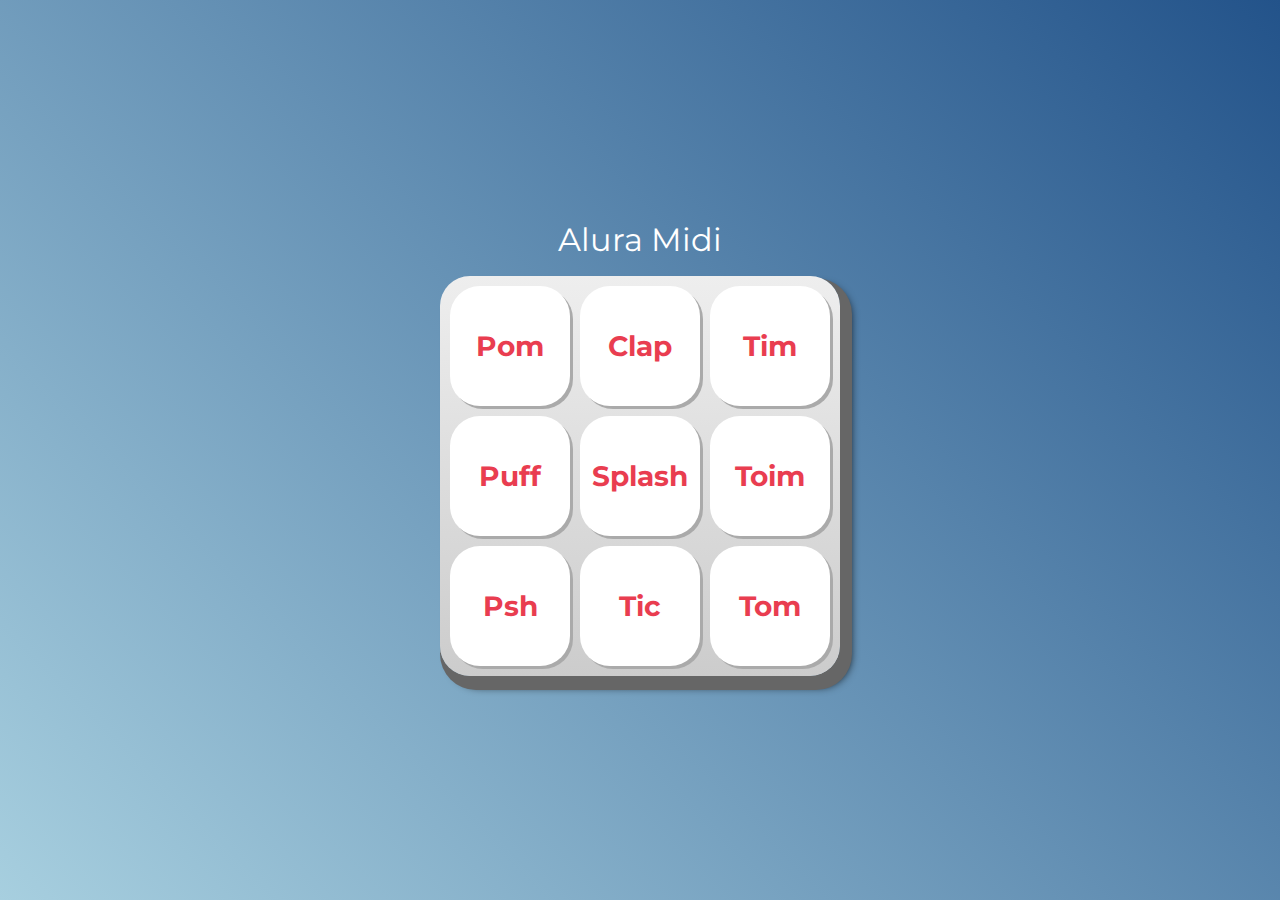
<file: aluramidi/index.html>
<!DOCTYPE html>
<html lang="pt-BR">
<head>
    <meta charset="UTF-8">
    <meta http-equiv="X-UA-Compatible" content="IE=edge">
    <meta name="viewport" content="width=device-width, initial-scale=1.0">

    <title>Alura MIDI</title>

    <link rel="preconnect" href="https://fonts.googleapis.com">
    <link rel="preconnect" href="https://fonts.gstatic.com" crossorigin>
    <link href="https://fonts.googleapis.com/css2?family=Montserrat:wght@500;600&display=swap" rel="stylesheet">

    <link rel="icon" type="image/png" href="images/bateria.png">
    <link rel="stylesheet" href="css/reset.css">
    <link rel="stylesheet" href="css/estilos.css">

    <script src="main.js"></script>
</head>
<body>

    <h1>Alura Midi</h1>

    <section class="teclado">
        <button class="tecla tecla_pom">Pom</button>
        <button class="tecla tecla_clap">Clap</button>
        <button class="tecla tecla_tim">Tim</button>

        <button class="tecla tecla_puff">Puff</button>
        <button class="tecla tecla_splash">Splash</button>
        <button class="tecla tecla_toim">Toim</button>

        <button class="tecla tecla_psh">Psh</button>
        <button class="tecla tecla_tic">Tic</button>
        <button class="tecla tecla_tom">Tom</button>
    </section>

    <audio src="sounds/keyq.wav" id="som_tecla_pom"></audio>
    <audio src="sounds/keyw.wav" id="som_tecla_clap"></audio>
    <audio src="sounds/keye.wav" id="som_tecla_tim"></audio>
    <audio src="sounds/keya.wav" id="som_tecla_puff"></audio>
    <audio src="sounds/keys.wav" id="som_tecla_splash"></audio>
    <audio src="sounds/keyd.wav" id="som_tecla_toim"></audio>
    <audio src="sounds/keyz.wav" id="som_tecla_psh"></audio>
    <audio src="sounds/keyx.wav" id="som_tecla_tic"></audio>
    <audio src="sounds/keyc.wav" id="som_tecla_tom"></audio>

</body>
</html>
</file>
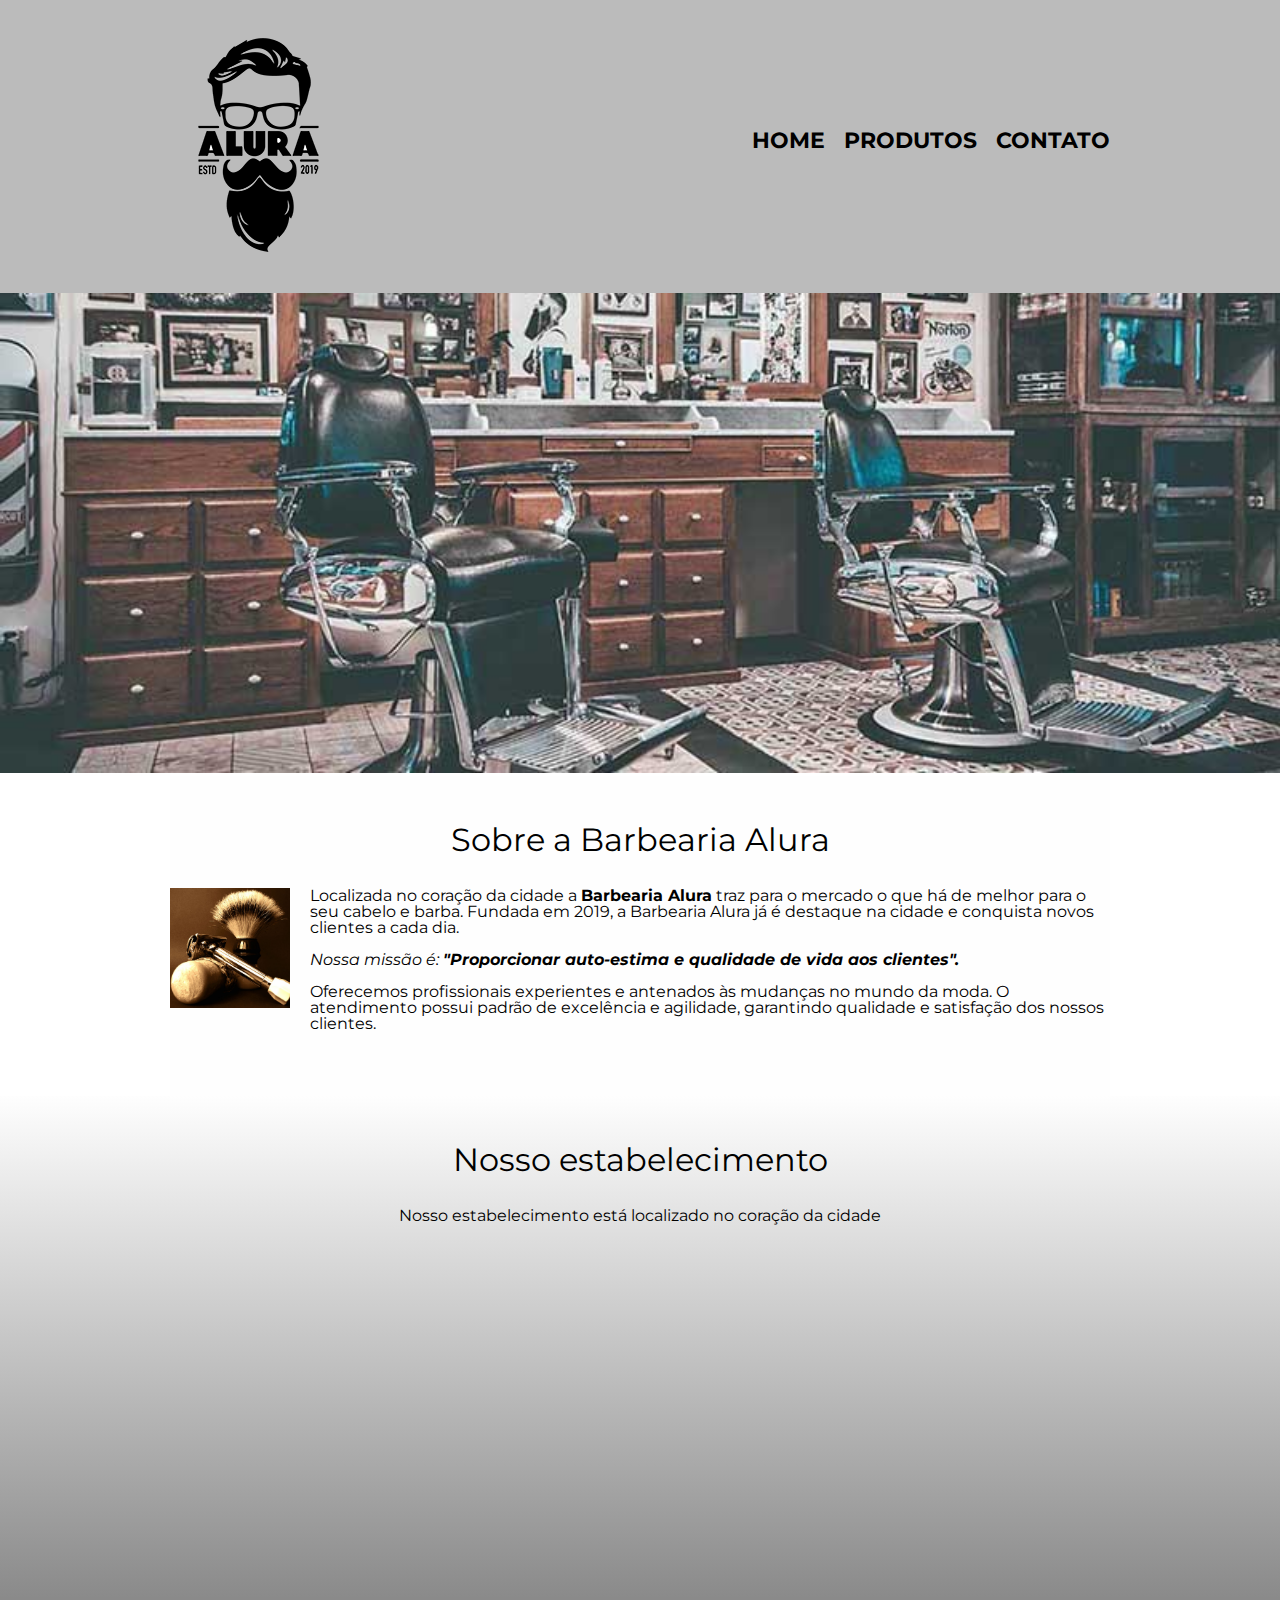
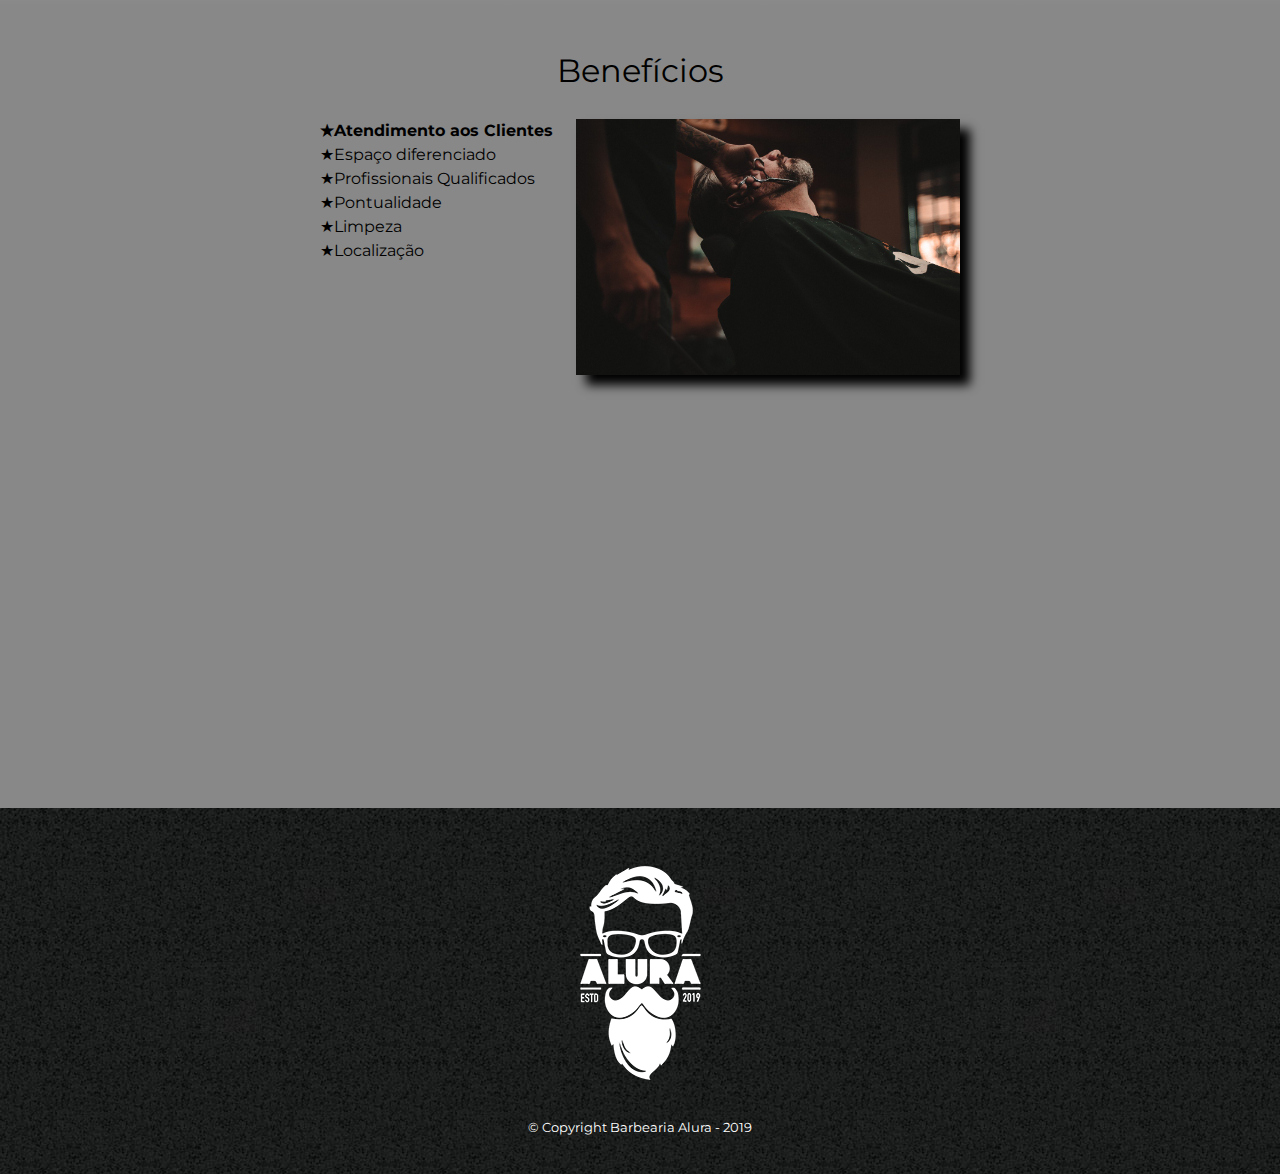
<file: barbearia_alura_html/index.html>
<!DOCTYPE html>
<html lang="pt-br">
	<head>
		<meta charset="UTF-8">
		<meta name="viewport" content="width=device-width">
		<title>Barbearia Alura</title>
		<link rel="stylesheet" href="reset.css">
		<link rel="stylesheet" href="style.css">
		<link rel="preconnect" href="https://fonts.googleapis.com">
		<link rel="preconnect" href="https://fonts.gstatic.com" crossorigin>
		<link rel="stylesheet" href="https://fonts.googleapis.com/css2?family=Montserrat&display=swap">
	</head>
	<body>
		<header>
			<div class="caixa">
				<h1><img src="logo.png"></h1>
				<nav>
					<ul>
						<li><a href="index.html">Home</a></li>
						<li><a href="produtos.html">Produtos</a></li>
						<li><a href="contato.html">Contato</a></li>
					</ul>
				</nav>
			</div>
		</header>
		<img class="banner" src="banner.jpg">
		<main>
			<section class="principal">
				<h2 class="titulo-principal">Sobre a Barbearia Alura</h2>
				<img class="utensilios" src="utensilios.jpg" alt="Utensílios de barbeiro">

				<p>Localizada no coração da cidade a <strong>Barbearia Alura</strong> traz para o mercado o que há de melhor para o seu cabelo e barba. Fundada em 2019, a Barbearia Alura já é destaque na cidade e conquista novos clientes a cada dia.</p>

				<p id="missao"><em>Nossa missão é: <strong>"Proporcionar auto-estima e qualidade de vida aos clientes".</strong></em></p>

				<p>Oferecemos profissionais experientes e antenados às mudanças no mundo da moda. O atendimento possui padrão de excelência e agilidade, garantindo qualidade e satisfação dos nossos clientes.</p>
			</section>
			<section class="mapa">
				<h3 class="titulo-principal">Nosso estabelecimento</h3>
				<p>Nosso estabelecimento está localizado no coração da cidade</p>
				<div class="conteudo-mapa">
					<iframe src="https://www.google.com/maps/embed?pb=!1m18!1m12!1m3!1d3729.7503065264737!2d-49.386011086010605!3d-20.801387186122!2m3!1f0!2f0!3f0!3m2!1i1024!2i768!4f13.1!3m3!1m2!1s0x94bdad4042d00267%3A0xee2a412a087afa38!2sBauhaus%20Barbearia!5e0!3m2!1spt-BR!2sbr!4v1648991275443!5m2!1spt-BR!2sbr" width="100%" height="300" style="border:0;" allowfullscreen="" loading="lazy" referrerpolicy="no-referrer-when-downgrade"></iframe>
				</div>
			</section>
			<section class="beneficios">
				<h3 class="titulo-principal">Benefícios</h3>
				<div class="conteudo-beneficios">
					<ul class="lista-beneficios">
						<li class="itens">Atendimento aos Clientes</li>
						<li class="itens">Espaço diferenciado</li>
						<li class="itens">Profissionais Qualificados</li>
						<li class="itens">Pontualidade</li>
						<li class="itens">Limpeza</li>
						<li class="itens">Localização</li>
					</ul><img src="beneficios.jpg" class="imagem-beneficios">
				</div>
				<div class="video">
					<iframe width="100%" height="315" src="https://www.youtube.com/embed/wcVVXUV0YUY" title="YouTube video player" frameborder="0" allow="accelerometer; autoplay; clipboard-write; encrypted-media; gyroscope; picture-in-picture" allowfullscreen></iframe>
				</div>
			</section>
		</main>
		<footer>
			<img src="logo-branco.png">
			<p class="copyright">&copy; Copyright Barbearia Alura - 2019</p>
		</footer>
	</body>
</html>
</file>
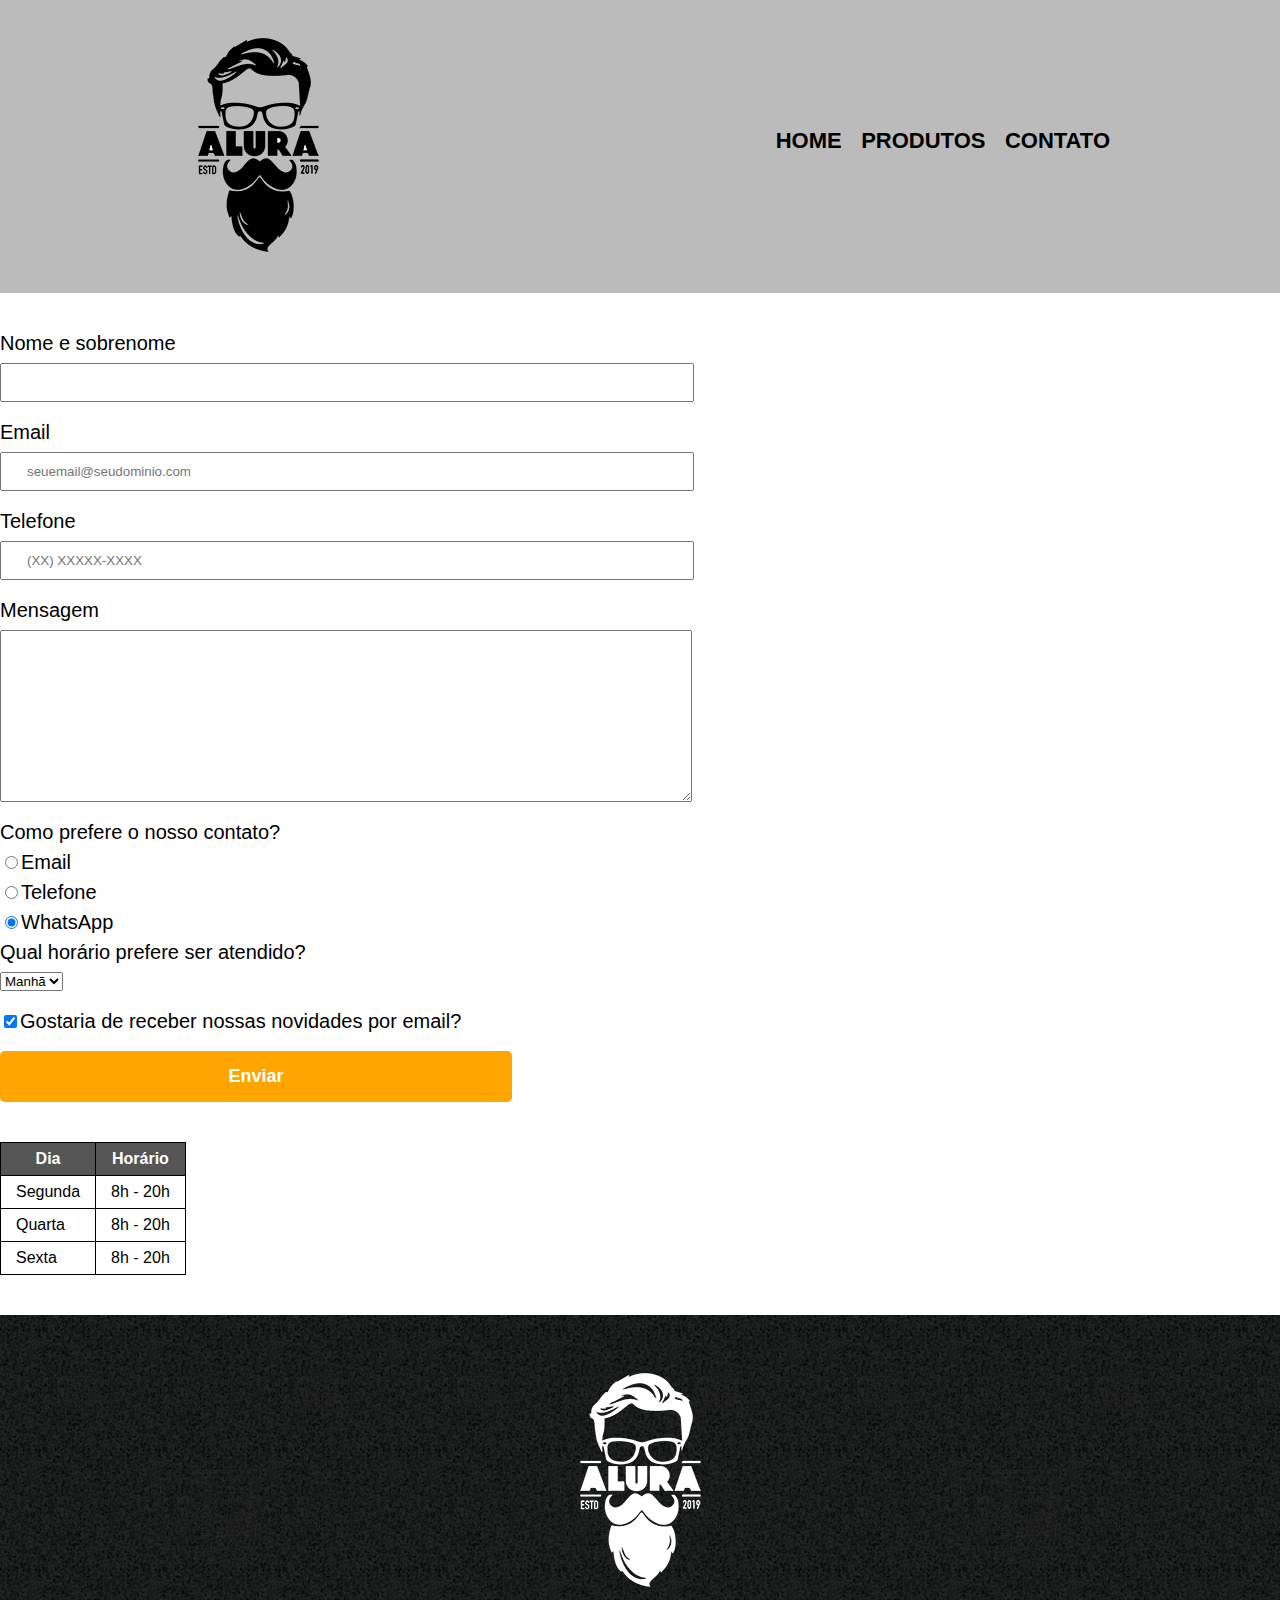
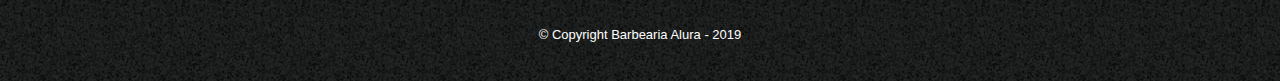
<file: barbearia_alura_html/contato.html>
<!DOCTYPE html>
<html>
	<head>
		<meta charset="UTF-8">
		<title>Contato - Barbearia Alura</title>
		<link rel="stylesheet" href="reset.css">
		<link rel="stylesheet" href="style.css">
	</head>	
	<body>
		<header>
			<div class="caixa">
				<h1><img src="logo.png" alt="logo da Barbearia Alura"></h1>
				<nav>
					<ul>
						<li><a href="index.html">Home</a></li>
						<li><a href="produtos.html">Produtos</a></li>
						<li><a href="contato.html">Contato</a></li>
					</ul>
				</nav>
			</div>
		</header>
		<main>
			<form>
				<label for="nomesobrenome">Nome e sobrenome</label>
				<input type="text" id="nomesobrenome" class="input-padrao" required>

				<label for="email">Email</label>
				<input type="email" id="email" class="input-padrao" required placeholder="seuemail@seudominio.com">

				<label for="telefone">Telefone</label>
				<input type="tel" id="telefone" class="input-padrao" required placeholder="(XX) XXXXX-XXXX">

				<label for="mensagem">Mensagem</label>
				<textarea cols="30" rows="10" id="mensagem" class="input-padrao" required></textarea>

				<fieldset>
					<legend>Como prefere o nosso contato?</legend>

					<label for="radio-email"><input type="radio" name="contato" value="email" id="radio-email">Email</label>
					

					<label for="radio-telefone"><input type="radio" name="contato" value="telefone" id="radio-telefone">Telefone</label>
					

					<label for="radio-whatsapp"><input type="radio" name="contato" value="whatsapp" id="radio-whatsapp" checked>WhatsApp</label>
					
				</fieldset>

				<fieldset>
					<legend>Qual horário prefere ser atendido?</legend>
					<select>
						<option>Manhã</option>
						<option>Tarde</option>
						<option>Noite</option>
					</select>
				</fieldset>	
				<label class="checkbox"><input type="checkbox" checked>Gostaria de receber nossas novidades por email?</label>

				<input type="submit" value="Enviar" class="enviar">
			</form>

			<table>
				<thead>
					<tr>
						<th>Dia</th>
						<th>Horário</th>
					</tr>
				</thead>
				<tbody>
					<tr>
						<td>Segunda</td>
						<td>8h - 20h</td>
					</tr>
					<tr>
						<td>Quarta</td>
						<td>8h - 20h</td>
					</tr>
					<tr>
						<td>Sexta</td>
						<td>8h - 20h</td>
					</tr>
				</tbody>
			</table>
		</main>
		<footer>
			<img src="logo-branco.png" alt="logo da Barbearia Alura">
			<p class="copyright">&copy; Copyright Barbearia Alura - 2019</p>
		</footer>
	</body>
</html>
</file>
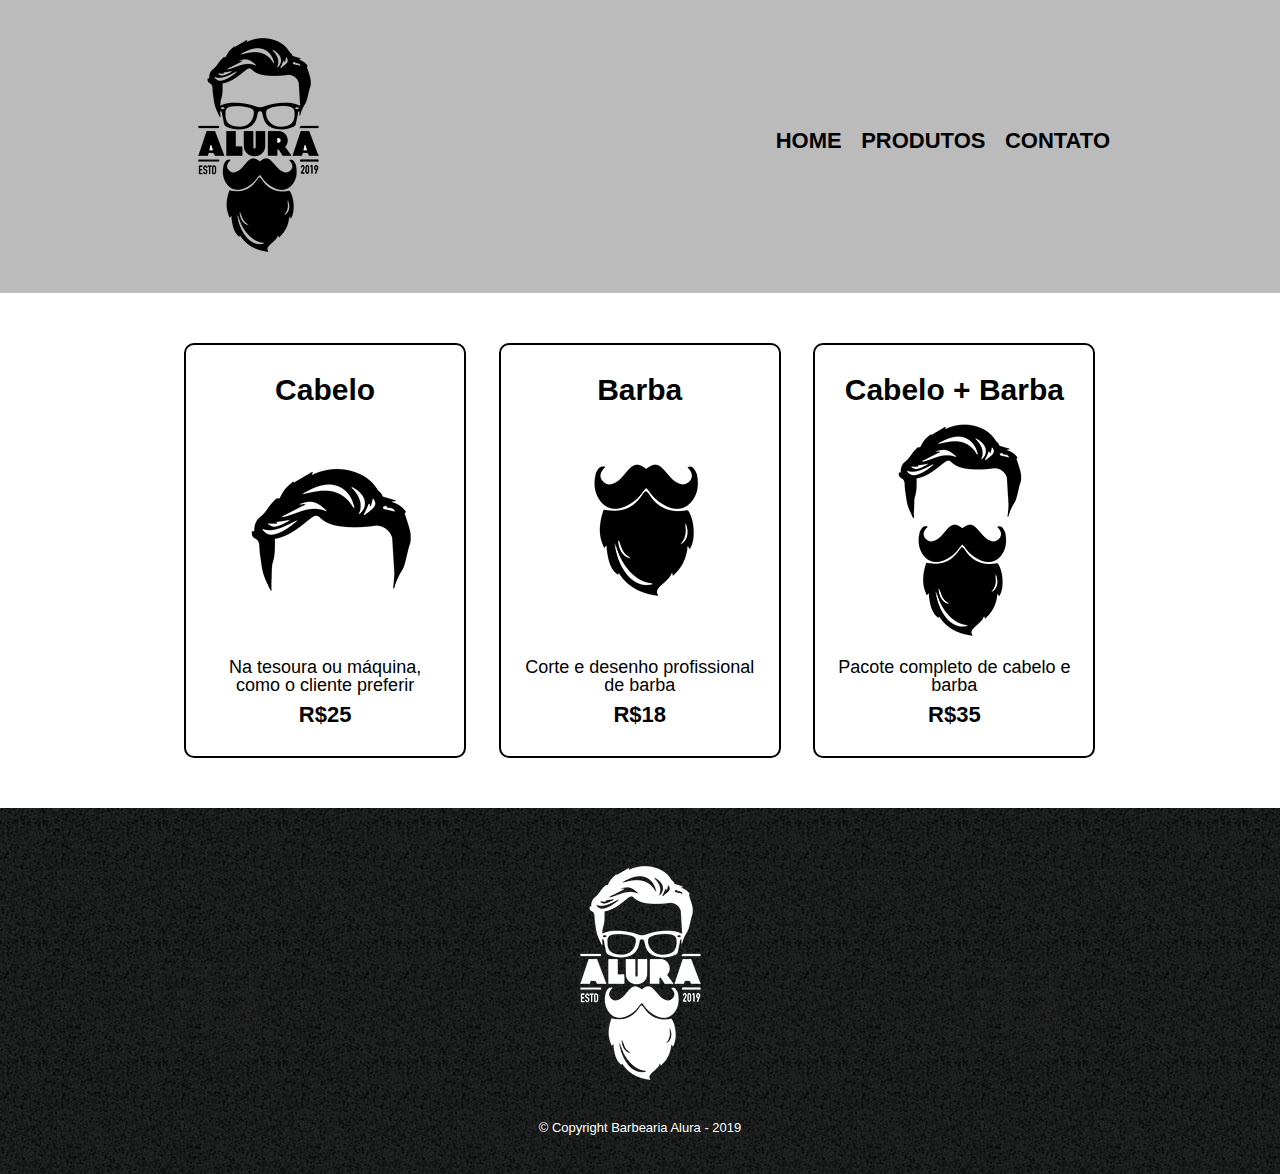
<file: barbearia_alura_html/produtos.html>
<!DOCTYPE html>
<html>
	<head>
		<meta charset="UTF-8">
		<title>Produtos - Barbearia Alura</title>
		<link rel="stylesheet" href="reset.css">
		<link rel="stylesheet" href="style.css">
	</head>	
	<body>
		<header>
			<div class="caixa">
				<h1><img src="logo.png"></h1>
				<nav>
					<ul>
						<li><a href="index.html">Home</a></li>
						<li><a href="produtos.html">Produtos</a></li>
						<li><a href="contato.html">Contato</a></li>
					</ul>
				</nav>
			</div>
		</header>
		<main>
			<ul class="produtos">
				<li>
					<h2>Cabelo</h2>
					<img src="cabelo.jpg">
					<p class="produto-descricao">Na tesoura ou máquina, como o cliente preferir</p>
					<p class="produto-preco">R$25</p>
				</li>
				<li>
					<h2>Barba</h2>
					<img src="barba.jpg">
					<p class="produto-descricao">Corte e desenho profissional de barba</p>
					<p class="produto-preco">R$18</p>
				</li>
				<li>
					<h2>Cabelo + Barba</h2>
					<img src="cabelo+barba.jpg">
					<p class="produto-descricao">Pacote completo de cabelo e barba</p>
					<p class="produto-preco">R$35</p>
				</li>
			</ul>
		</main>
		<footer>
			<img src="logo-branco.png">
			<p class="copyright">&copy; Copyright Barbearia Alura - 2019</p>
		</footer>
	</body>
</html>
</file>
<file: aluramidi/css/estilos.css>
:root {
  --cinza: #aaa;
  --vermelha: #e93d50;
  --vermelha-escura: #af303f;
  --branca: #fff;
  --luz: rgb(229, 255, 0);
}

body {
  align-items: center;
  background: linear-gradient(45deg, #a7cfdf 0%,#23538a 100%);
  display: flex;
  justify-content: center;
  flex-direction: column;
  font-family: 'Montserrat', sans-serif;
  min-height: 100vh;
}

h1 {
  color: var(--branca);
  margin-bottom: 20px;
  font-size: 2rem;
}

.teclado {
  background: linear-gradient(to bottom, #eeeeee 0%,#cccccc 100%);
  box-shadow: 6px 8px 0 6px #666, 10px 10px 10px #000;
  border-radius: 30px;
  display: grid;
  gap: 10px;
  grid-template-columns: repeat(3, 1fr);
  padding: 10px;
}

.tecla {
  background-color: var(--branca);
  border-radius: 30px;
  box-shadow: 3px 3px 0 var(--cinza);
  color: var(--vermelha);
  cursor: pointer;
  height: 120px;
  font-size: 1.75em;
  font-weight: bold;
  line-height: 120px;
  text-align: center;
  width: 120px;
}

.tecla.ativa,
.tecla:active {
  background-color: var(--vermelha);
  border: 4px solid  var(--vermelha);
  box-shadow: 3px 3px 0 var(--vermelha-escura) inset;
  color: var(--branca);
  outline: none;
}

.tecla.focus,
.tecla:focus {
  outline: none;
  box-shadow: 1px 1px 10px var(--luz);
}

.tecla.active:focus,
.tecla:active:focus {
  box-shadow: 3px 3px 0 var(--vermelha-escura) inset, 1px 1px 10px var(--luz);
}
</file>
<file: barbearia_alura_html/style.css>
body{
	font-family: 'Montserrat', sans-serif;
}

header{
	background: #BBBBBB;
	padding: 20px 0;
}

.caixa{
	position: relative;
	width: 940px;
	margin: 0 auto;
}


nav{
	position: absolute;
	top: 110px;
	right: 0;
}

nav li{
	display: inline;
	margin: 0 0 0 15px;
}

nav a{
	text-transform: uppercase;
	color: #000000;
	font-weight: bold;
	font-size: 22px;
	text-decoration: none;
}

nav a:hover {
	color:  #C78C19;
	text-decoration: underline;
}


.produtos{
	width: 940px;
	margin: 0 auto;
	padding: 50px 0;
}

.produtos li{
	display: inline-block;
	text-align: center;
	width: 30%;
	vertical-align: top;
	margin: 0 1.5%;
	padding: 30px 20px;
	box-sizing: border-box;
	border: 2px solid #000000;
	border-radius: 10px;
}


.produtos li:hover{
	border-color: #C78C19;

}

.produtos li:active{
	border-color: #088C19;
}

.produtos li:hover h2{
	font-size: 34px;
}

.produtos h2{
	font-size: 30px;
	font-weight: bold;
}

.produto-descricao{
	font-size: 18px;
}

.produto-preco{
	font-size: 22px;
	font-weight: bold;
	margin-top: 10px;
}

footer{
	text-align: center;
	background: url("bg.jpg");
	padding: 40px 0;
}

.copyright{
	color: #FFFFFF;
	font-size: 13px;
	margin: 20px 0 0;

}

main{
	

}

form{
	margin: 40px 0;
}

form label, form legend{
	display:block;
	font-size: 20px;
	margin: 0 0 10px;

}

.input-padrao{
	display:block;
	margin: 0 0 20px;
	padding: 10px 25px;
	width: 50%;
}

.checkbox{
	margin: 20px 0;
}

.enviar{
	width: 40%;
	padding: 15px 0;
	background: orange;
	color: white;
	font-weight: bold;
	font-size: 18px;
	border: none;
	border-radius: 5px;
	transition: 1s all;
	cursor: pointer;
}

.enviar:hover{
	background: darkorange;
	transform: scale(1.2);
}

table{
	margin: 20px 0 40px;
}

thead{
	background: #555555;
	color: white;
	font-weight: bold;
}

td, th{
	border: 1px solid #000000;
	padding: 8px 15px ;

}

/* css da página inicial */

.banner{
	width: 100%;

}

.titulo-principal{
	text-align: center;
	font-size: 2em;
	margin: 0 0 1em;
	clear: left;
}

.principal{
	padding: 3em 0;
	background: #FEFEFE;
	width: 940px;
	margin: 0 auto;
}

.principal p{
	margin: 0 0 1em;
}

.principal strong{
	font-weight: bold;
}

.principal em{
	font-style: italic;
}


.utensilios{
	width: 120px;
	float: left;
	margin: 0 20px 20px 0;
}

.mapa{
	padding: 3em 0;
	background: linear-gradient(#FEFEFE,#888888);
}

.conteudo-mapa{
	width: 940px;
	margin: 0 auto;
}

.mapa p{
	margin: 0 0 2em;
	text-align: center;
}

.beneficios{
	padding: 3em 0;
	background: #888888;
}

.conteudo-beneficios{
	width: 640px;
	margin: 0 auto;
}

.lista-beneficios{
	width: 40%;
	display: inline-block;
	vertical-align: top;
}

.itens{
	line-height: 1.5;
}

.itens:first-child{
	font-weight: bold;
}

.itens:before{
	content: "\2605";
}

.imagem-beneficios{
	width: 60%;
	opacity: 1;
	transition: 400ms;
	box-shadow: 10px 10px 10px #000000;
}


.imagem-beneficios:hover{
	opacity: 0.3;
}

.video{
	width: 560px;
	margin: 2em auto;
}

@media screen and (max-width: 480px) {
    .caixa, .principal, .conteudo-beneficios, .mapa-conteudo, .video {
        width: auto;
    }

    h1 {
        text-align: center;
    }

    nav {
        position: static;
    }

    .lista-beneficios, .imagem-beneficios {
        width: 100%;
    }
}
</file>
